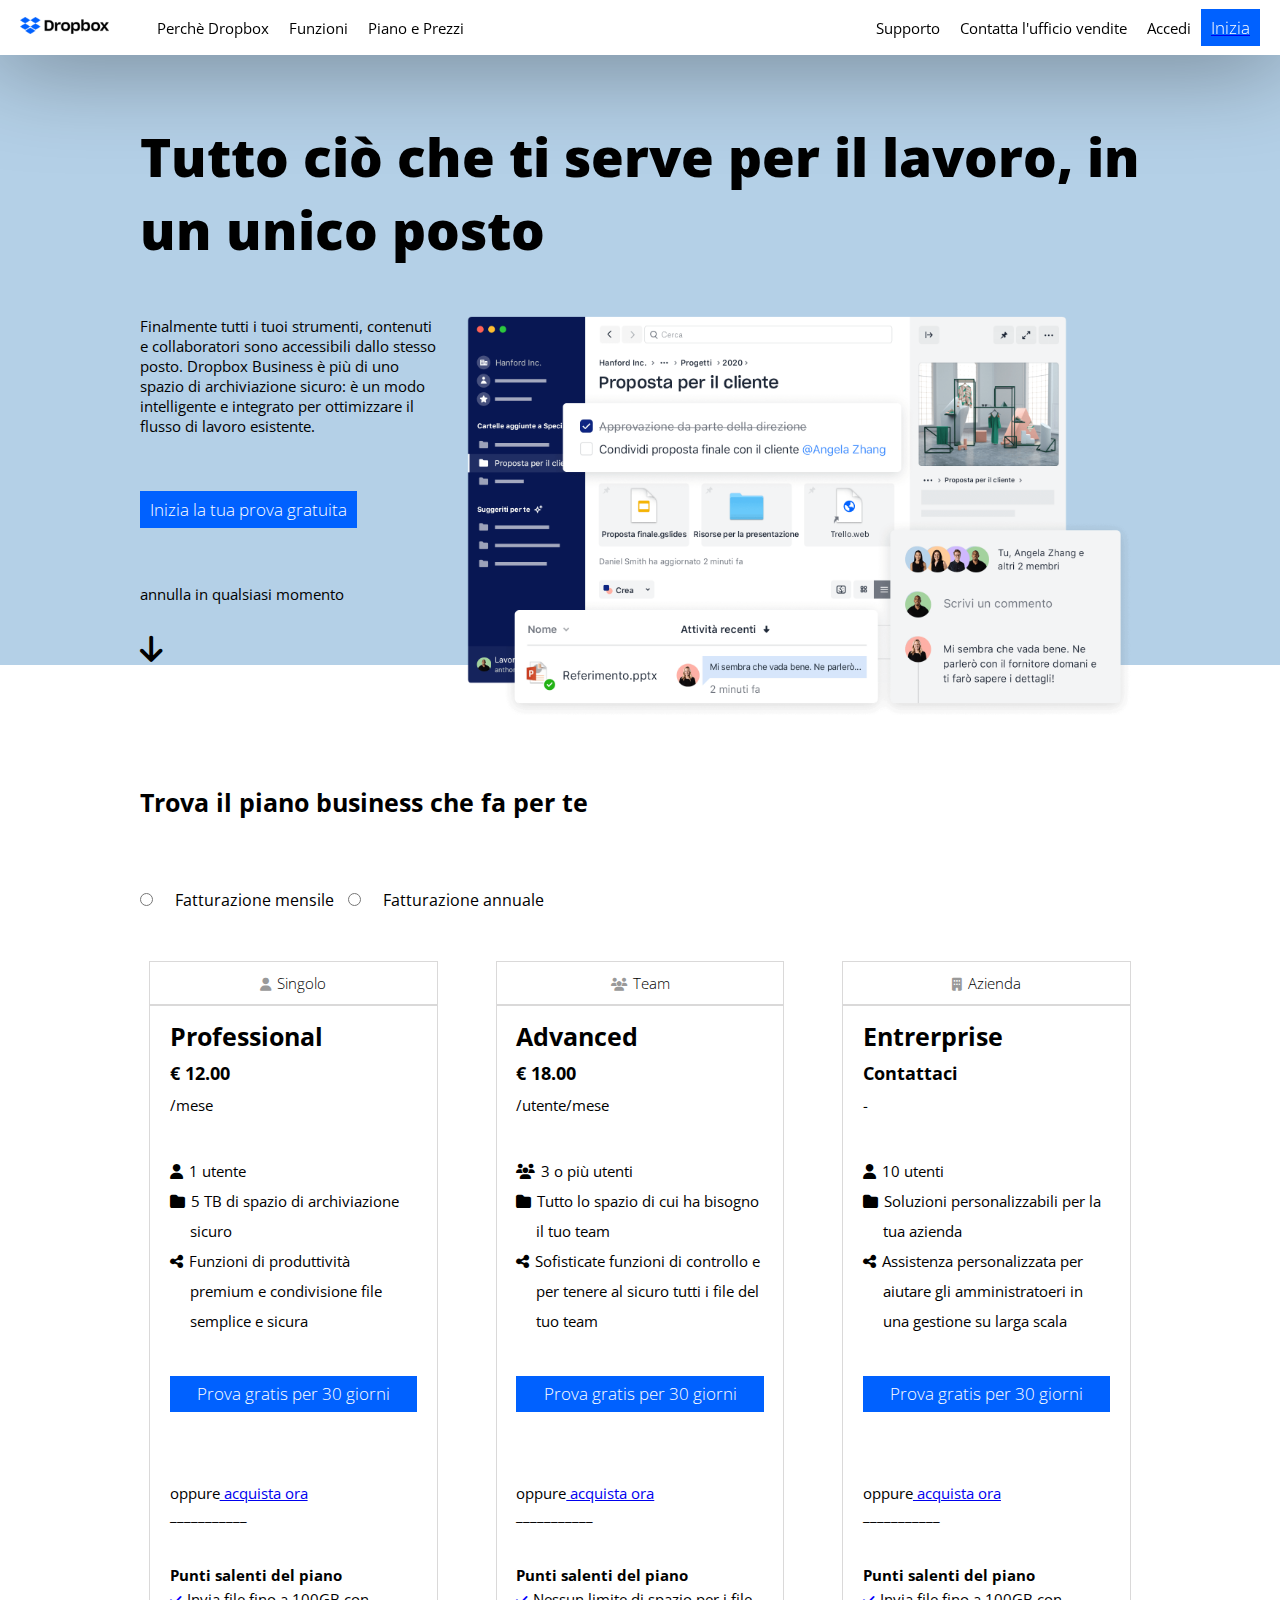
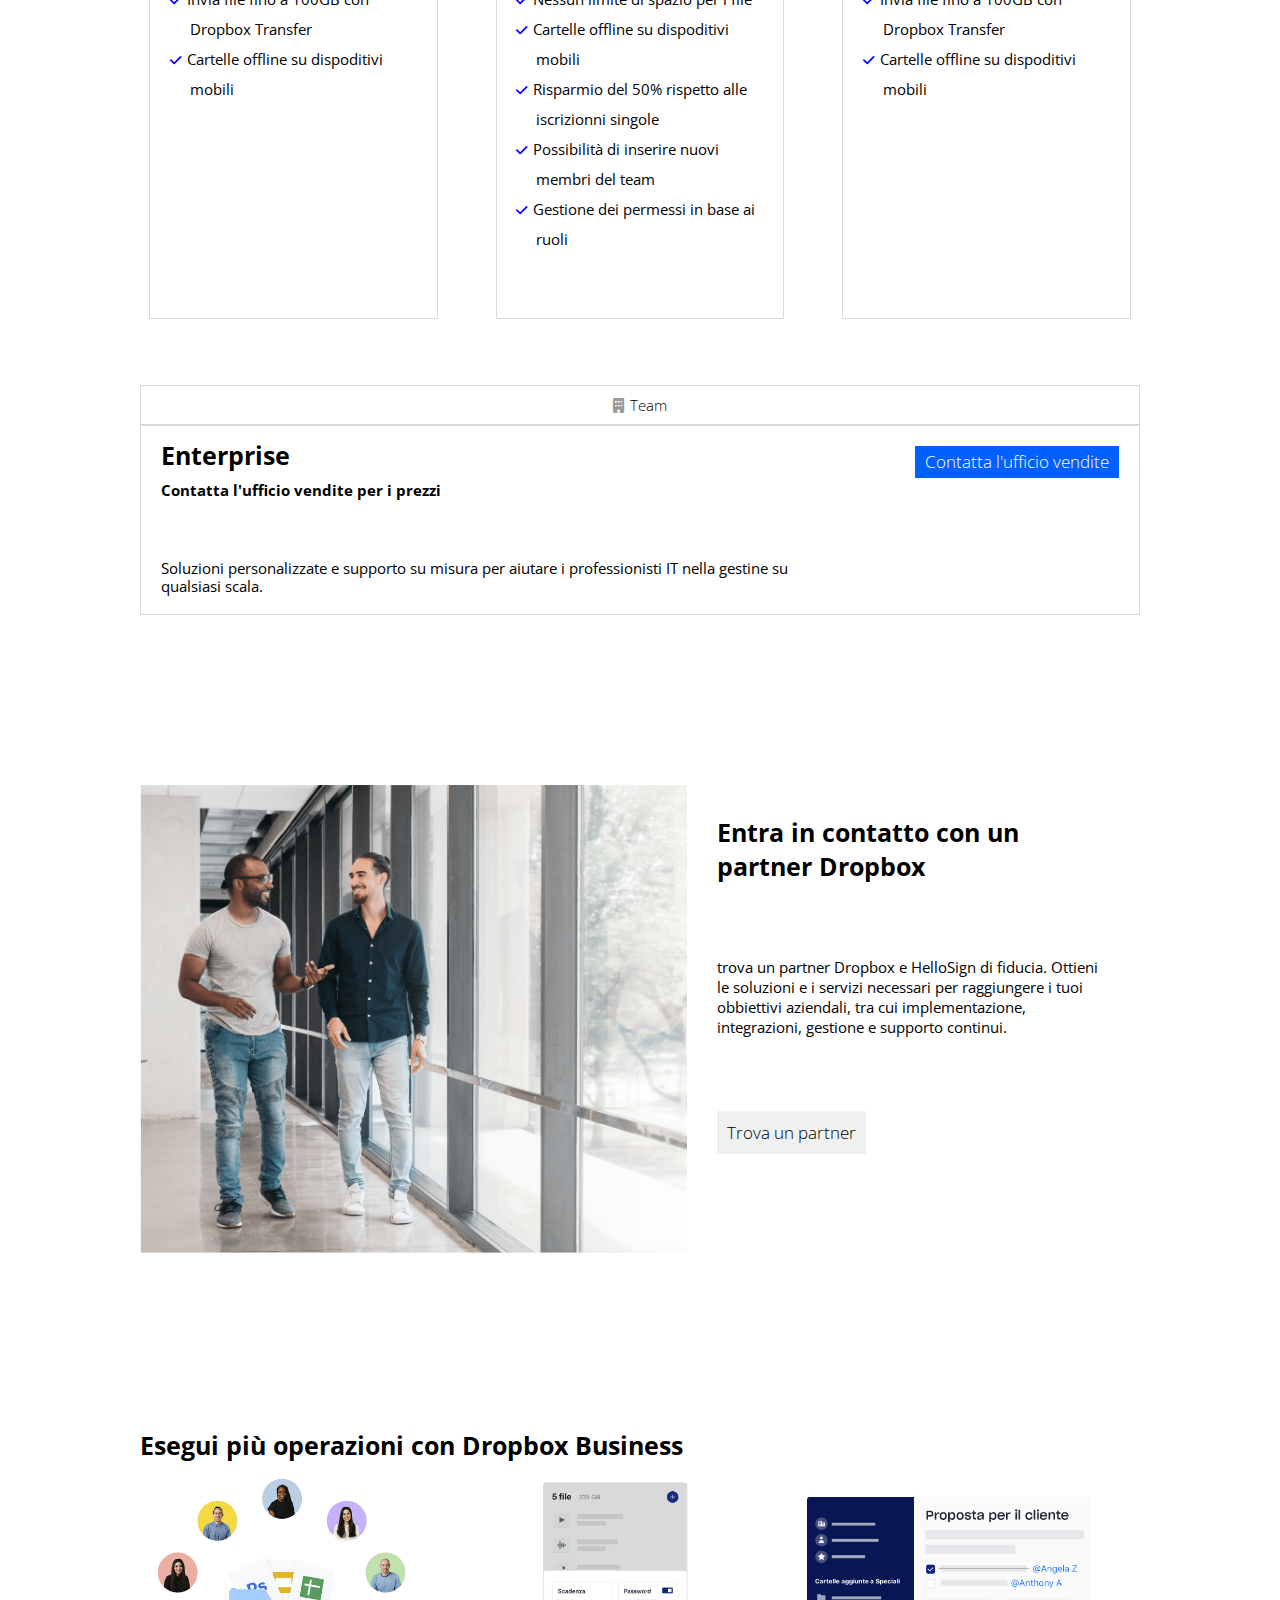
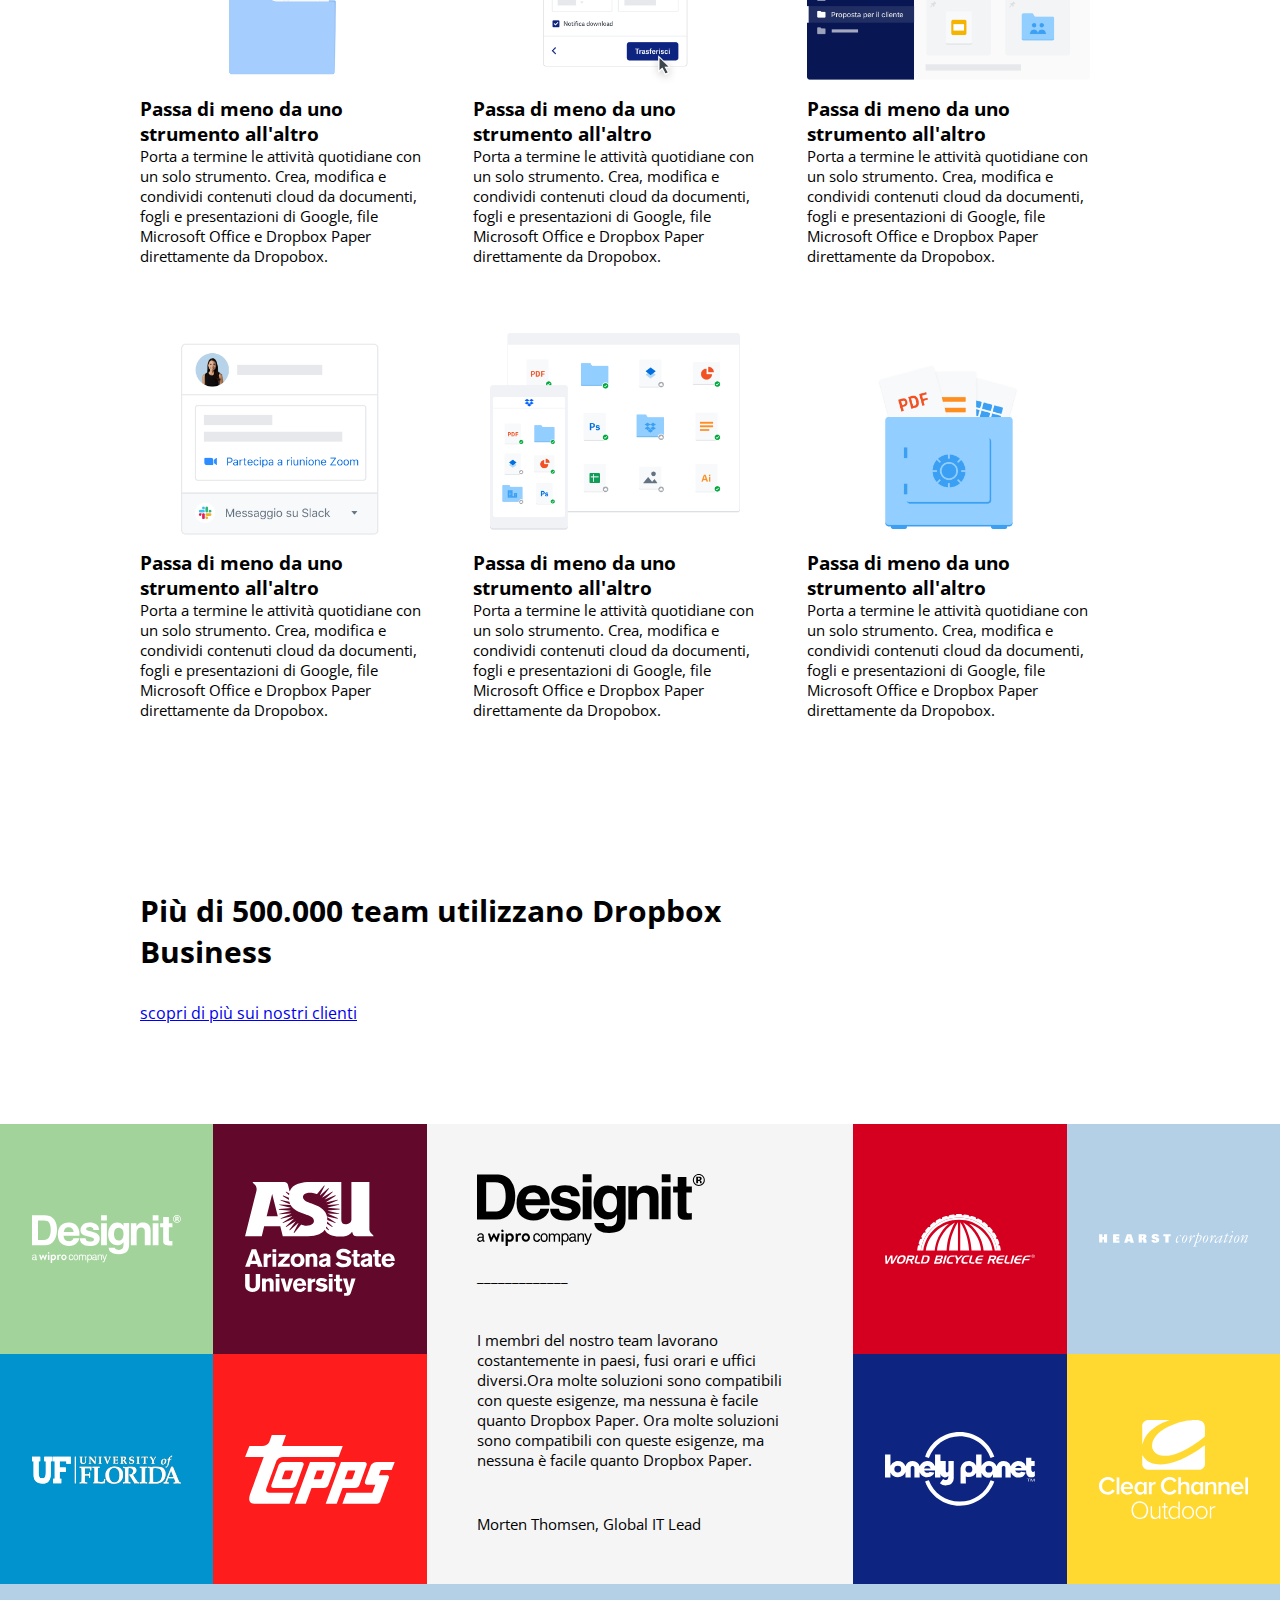
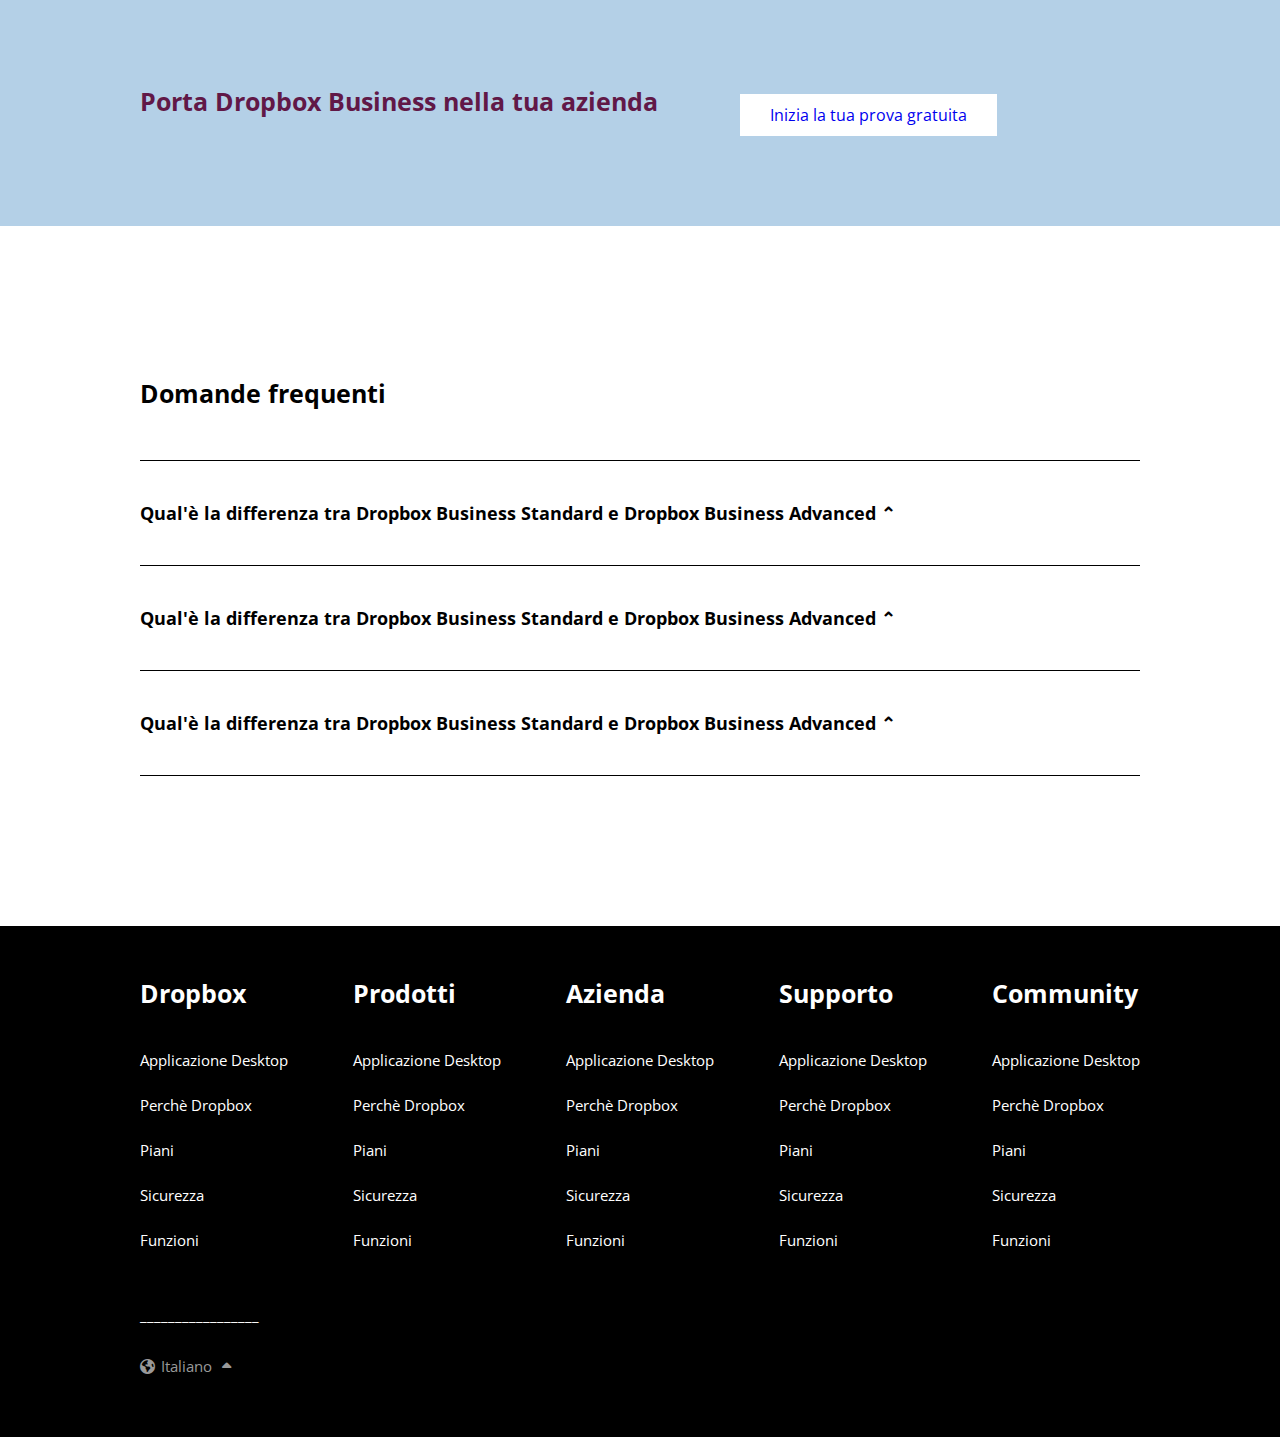
<file: index.html>
<!DOCTYPE html>
<html lang="en">

<head>
    <meta charset="UTF-8">
    <meta name="viewport" content="width=device-width, initial-scale=1.0">
    <link rel="preconnect" href="https://fonts.googleapis.com">
    <link rel="preconnect" href="https://fonts.gstatic.com" crossorigin>
    <link href="https://fonts.googleapis.com/css2?family=Open+Sans:ital,wght@0,300..800;1,300..800&display=swap"
        rel="stylesheet">
    <link rel="stylesheet" href="https://cdnjs.cloudflare.com/ajax/libs/animate.css/3.5.2/animate.min.css">
    <link rel="stylesheet" href=" https://cdnjs.cloudflare.com/ajax/libs/font-awesome/6.5.1/css/all.min.css">
    <link rel="stylesheet" href="./css/style-d.css">
    <link rel="stylesheet" href="./css/style.css">
    <title>Dropbox</title>
</head>

<body>
    <!-- header con dentro due nav left e right -->
    <header class="container d-flex j-c-bet align-c-c fixed">
        <nav id="left">
            <ul class="d-flex align-c-c">
                <a href=""><img src="./img/logo-small.png" alt=""></a>
                <li>Perchè Dropbox</li>
                <li>Funzioni</li>
                <li>Piano e Prezzi</li>
            </ul>
        </nav>
        <nav ids="right">
            <ul class="d-flex align-c-c">
                <li>Supporto</li>
                <li>Contatta l'ufficio vendite</li>
              <li>Accedi</li>
              <a href="./index-2.html"><div class="btn-bl">Inizia</div></a>
            </ul>
        </nav>
    </header>
    <!-- main con dentro 8 section -->
    <main class="">
        <section id="hero" class="d-flex">
            <div class="s-container">
                <h1>Tutto ciò che ti serve per il lavoro, in un unico posto</h1>
                <div class="d-flex j-c-bet">
                    <div class="d-flex left-a j-c-start f-column">
                        <p>Finalmente tutti i tuoi strumenti, contenuti e collaboratori sono accessibili dallo stesso
                            posto. Dropbox Business è più di uno spazio di archiviazione sicuro: è un modo intelligente
                            e
                            integrato per ottimizzare il flusso di lavoro esistente.</p>
                        <div class="btn-bl">Inizia la tua prova gratuita</div>
                        <p>annulla in qualsiasi momento</p>
                        <div><a href="#section-f"><i class="fa-solid fa-arrow-down"></a></i></div>
                    </div>
                    <div class="right-a">
                        <img class="p-realitve" src="./img/jumbo.png" alt="">
                    </div>
                </div>
            </div>
        </section>
        <section id="section-b" class="s-container">

            <h2>Trova il piano business che fa per te</h2>
            <!-- radio -->
            <div class="margin-b-t">
                <input type="radio" id="blue" name="fatturazione" value="HTML">
                  <label for="html">Fatturazione mensile</label>
                <input type="radio" id="blue" name="fatturazione" value="HTML">
                  <label for="html">Fatturazione annuale</label>
            </div>
            <!-- tre liste singolo team azienda -->
            <div class="d-flex j-c-bet margin-b-t gap-20">
                <!-- box-b contiene tre div più piccoli -->
                <div class="box-b">
                    <div>
                        <h4><i class="fa-solid fa-user"></i>Singolo</h4>
                    </div>
                    <div class="bord d-flex f-column padding-20">
                        <div class="margin-b-t">
                            <h2>Professional</h2>
                            <h3>€ 12.00</h3>
                            <p>/mese</p>
                        </div>
                        <div>
                            <ul class="d-flex f-column margin-b-t ul-i-blk">
                                <li><i class="fa-solid fa-user"></i>1 utente</li>
                                <li><i class="fa-solid fa-folder"></i>5 TB di spazio di archiviazione sicuro</li>
                                <li><i class="fa-solid fa-share-nodes"></i>Funzioni di produttività premium e
                                    condivisione file semplice e sicura</li>
                            </ul>
                        </div>
                        <div class=" margin-b-t">
                            <div class="btn-bl">Prova gratis per 30 giorni</div>
                            <p>oppure<a href="#"> acquista ora</a></p>
                            <p>___________</p>
                        </div>
                        <ul class="d-flex f-column">
                            <h5>Punti salenti del piano</h5>
                            <li><i class="bl-i fa-solid fa-check"></i>Invia file fino a 100GB con Dropbox Transfer
                            </li>
                            <li><i class="bl-i fa-solid fa-check"></i>Cartelle offline su dispoditivi mobili</li>
                        </ul>
                    </div>
                </div>
                <!-- scheda 2 TEAM -->
                <div class="box-b">
                    <div>
                        <h4><i class="fa-solid fa-users"></i>Team</h4>
                    </div>
                    <div class="bord d-flex f-column padding-20">
                        <div class="margin-b-t">
                            <h2>Advanced</h2>
                            <h3>€ 18.00</h3>
                            <p>/utente/mese</p>
                        </div>
                        <div>
                            <ul class="d-flex f-column margin-b-t ul-i-blk">
                                <li><i class="fa-solid fa-users"></i>3 o più utenti</li>
                                <li><i class="fa-solid fa-folder"></i>Tutto lo spazio di cui ha bisogno il tuo team
                                </li>
                                <li><i class="fa-solid fa-share-nodes"></i>Sofisticate funzioni di controllo e per
                                    tenere
                                    al
                                    sicuro tutti i file del tuo team</li>
                            </ul>
                        </div>
                        <div class=" margin-b-t">
                            <div class="btn-bl">Prova gratis per 30 giorni</div>
                            <p>oppure<a href="#"> acquista ora</a></p>
                            <p>___________</p>
                        </div>
                        <ul class="d-flex f-column">
                            <h5>Punti salenti del piano</h5>
                            <li><i class="bl-i fa-solid fa-check"></i>Nessun limite di spazio per i file</li>
                            <li><i class="bl-i fa-solid fa-check"></i>Cartelle offline su dispoditivi mobili</li>
                            <li><i class="bl-i fa-solid fa-check"></i>Risparmio del 50% rispetto alle iscrizionni
                                singole
                            </li>
                            <li><i class="bl-i fa-solid fa-check"></i>Possibilità di inserire nuovi membri del team
                            </li>
                            <li><i class="bl-i fa-solid fa-check"></i>Gestione dei permessi in base ai ruoli</li>
                        </ul>
                    </div>
                </div>
                <!-- scheda 3 AZIENDA -->
                <div class="box-b">
                    <div>
                        <h4><i class="fa-solid fa-building"></i>Azienda</h4>
                    </div>
                    <div class="bord d-flex f-column padding-20">
                        <div class="margin-b-t">
                            <h2>Entrerprise</h2>
                            <h3>Contattaci</h3>
                            <p>-</p>
                        </div>
                        <div>
                            <ul class="d-flex f-column margin-b-t ul-i-blk">
                                <li><i class="fa-solid fa-user"></i>10 utenti</li>
                                <li><i class="fa-solid fa-folder"></i>Soluzioni personalizzabili per la tua azienda
                                </li>
                                <li><i class="fa-solid fa-share-nodes"></i>Assistenza personalizzata per aiutare gli
                                    amministratoeri in una gestione su larga scala</li>
                            </ul>
                        </div>
                        <div class=" margin-b-t">
                            <div class="btn-bl">Prova gratis per 30 giorni</div>
                            <p>oppure<a href="#"> acquista ora</a></p>
                            <p>___________</p>
                        </div>
                        <ul class="d-flex f-column">
                            <h5>Punti salenti del piano</h5>
                            <li><i class="bl-i fa-solid fa-check"></i>Invia file fino a 100GB con Dropbox Transfer
                            </li>
                            <li><i class="bl-i fa-solid fa-check"></i>Cartelle offline su dispoditivi mobili</li>
                        </ul>
                    </div>
                </div>
            </div>
            <!-- singola finestra team -->
            <div class="margin-t80">
                <h4 class="text-center bord"><i class="fa-solid fa-building"></i>Team</h4>
                <div class="bord d-flex padding-20">
                    <div class="enterprise">
                        <h2>Enterprise</h2>
                        <h5>Contatta l'ufficio vendite per i prezzi</h5>
                        <p class="font-size">Soluzioni personalizzate e supporto su misura per aiutare i
                            professionisti IT nella
                            gestine su qualsiasi scala.</p>

                    </div>
                    <div class="d-flex right-enter p-relative">
                        <div class="btn-bl p-absolute">Contatta l'ufficio vendite</div>
                    </div>
                </div>
            </div>
        </section>
        <section id="section-c" class="d-flex s-container ">
            <div class="left-c">
                <img src="./img/partner.png" alt="">
            </div>
            <div class="right-c">
                <h2>Entra in contatto con un partner Dropbox</h2>
                <p>trova un partner Dropbox e HelloSign di fiducia. Ottieni le soluzioni e i servizi necessari
                    per raggiungere i tuoi obbiettivi aziendali, tra cui implementazione, integrazioni, gestione
                    e supporto continui.</p>
                <span class="btn-hd"><a href="#">Trova un partner</a></span>
            </div>
        </section>
        <section id="section-d" class="s-container">
            <div>
                <div>
                    <h2>Esegui più operazioni con Dropbox Business</h2>
                </div>
                <div class="d-flex f-wrap">
                    <div class="img-d"><img src="./img/business-feature-switching-tools.png" alt="">
                        <h3>Passa di meno da uno strumento all'altro</h3>
                        <p>Porta a termine le attività quotidiane con un solo strumento. Crea, modifica e condividi
                            contenuti cloud da documenti, fogli e presentazioni di Google, file Microsoft Office e
                            Dropbox Paper direttamente da Dropobox.</p>
                    </div>
                    <div class="img-d"><img src="./img/business-feature-send-files-it.png" alt="">
                        <h3>Passa di meno da uno strumento all'altro</h3>
                        <p>Porta a termine le attività quotidiane con un solo strumento. Crea, modifica e condividi
                            contenuti cloud da documenti, fogli e presentazioni di Google, file Microsoft Office e
                            Dropbox Paper direttamente da Dropobox.</p>
                    </div>
                    <div class="img-d"><img src="./img/business-feature-coordinate-it.png" alt="">
                        <h3>Passa di meno da uno strumento all'altro</h3>
                        <p>Porta a termine le attività quotidiane con un solo strumento. Crea, modifica e condividi
                            contenuti cloud da documenti, fogli e presentazioni di Google, file Microsoft Office e
                            Dropbox Paper direttamente da Dropobox.</p>
                    </div>
                    <div class="img-d"><img src="./img/business-feature-integrations-it.png" alt="">
                        <h3>Passa di meno da uno strumento all'altro</h3>
                        <p>Porta a termine le attività quotidiane con un solo strumento. Crea, modifica e condividi
                            contenuti cloud da documenti, fogli e presentazioni di Google, file Microsoft Office e
                            Dropbox Paper direttamente da Dropobox.</p>
                    </div>
                    <div class="img-d"><img src="./img/business-feature-multi-device.png" alt="">
                        <h3>Passa di meno da uno strumento all'altro</h3>
                        <p>Porta a termine le attività quotidiane con un solo strumento. Crea, modifica e condividi
                            contenuti cloud da documenti, fogli e presentazioni di Google, file Microsoft Office e
                            Dropbox Paper direttamente da Dropobox.</p>
                    </div>
                    <div class="img-d"><img src="./img/business-feature-security.png" alt="">
                        <h3>Passa di meno da uno strumento all'altro</h3>
                        <p>Porta a termine le attività quotidiane con un solo strumento. Crea, modifica e condividi
                            contenuti cloud da documenti, fogli e presentazioni di Google, file Microsoft Office e
                            Dropbox Paper direttamente da Dropobox.</p>
                    </div>

                </div>
            </div>
        </section>
        <section id="section-e" class="s-container d-flex">
            <div>
                <h2>Più di 500.000 team utilizzano Dropbox Business</h2>
                <a href="#">scopri di più sui nostri clienti</a>
            </div>
        </section>
        <section id="section-f" class="d-flex container j-c-center">

            <div class="d-flex left-f f-wrap">
                <div class="img-f designit "><img class="img-f-a" src="./img/designit.svg" alt=""></div>
                <div class="img-f asu"><img class="img-f-a" src="./img/arizona_state_university.svg" alt=""></div>
                <div class="img-f florida"><img class="img-f-a" src="./img/university_of_florida.svg" alt=""></div>
                <div class="img-f topps"><img class="img-f-a" src="./img/topps.svg" alt=""></div>
            </div>
            <div class="d-flex center-f f-column">
                <img class="des-blk" src="./img/designit.svg" alt="">
                <p>_____________</p><br><br>
                <p>I membri del nostro team lavorano costantemente in paesi, fusi orari e uffici diversi.Ora molte
                    soluzioni sono compatibili con queste esigenze,
                    ma nessuna è facile quanto Dropbox Paper. Ora molte soluzioni sono compatibili con queste esigenze,
                    ma nessuna è facile quanto Dropbox Paper.
                </p>
                </p><br><br>
                <p>Morten Thomsen, Global IT Lead</p>

            </div>
            <div class="d-flex f-wrap right-f">
                <div class="img-f world"><img class="img-f-a" src="./img/world_bicycle_relief.svg" alt=""></div>
                <div class="img-f hearst"><img class="img-f-a" src="./img/hearst_corp.svg" alt=""></div>
                <div class="img-f lonely"><img class="img-f-a" src="./img/lonely_planet.svg" alt=""></div>
                <div class="img-f channel"><img class="img-f-a" src="./img/clear_channel.svg" alt=""></div>
            </div>

        </section>
        <section id="section-g" class="">
            <div class="s-container d-flex">
                <div class="left-g ">
                    <h2>Porta Dropbox Business nella tua azienda</h2>
                </div>
                <div class="right-g "><a href="#">Inizia la tua prova gratuita</a></div>
            </div>
        </section>
        <section id="section-h" class="s-container">
            <div class="s-container">
                <div class="title-h">
                    <h2>Domande frequenti</h2>
                </div>
                <div class="faq-">
                    <details>
                        <summary>Qual'è la differenza tra Dropbox Business Standard e Dropbox Business Advanced
                        </summary>
                        <p>Lorem ipsum dolor sit amet consectetur adipisicing elit. Odit quasi dolorem vero ratione
                            tempora iusto laborum autem aperiam labore, est accusamus, provident similique voluptate
                            itaque omnis eos iure dicta quisquam.</p>
                    </details>
                </div>
                <div>
                    <details>
                        <summary>Qual'è la differenza tra Dropbox Business Standard e Dropbox Business Advanced
                        </summary>
                        <p>Lorem ipsum dolor sit amet consectetur adipisicing elit. Odit quasi dolorem vero ratione
                            tempora iusto laborum autem aperiam labore, est accusamus, provident similique voluptate
                            itaque omnis eos iure dicta quisquam.</p>
                    </details>
                </div>
                <div class="faq-">
                    <details>
                        <summary>Qual'è la differenza tra Dropbox Business Standard e Dropbox Business Advanced
                        </summary>
                        <p>Lorem ipsum dolor sit amet consectetur adipisicing elit. Odit quasi dolorem vero ratione
                            tempora iusto laborum autem aperiam labore, est accusamus, provident similique voluptate
                            itaque omnis eos iure dicta quisquam.</p>
                    </details>
                </div>


            </div>

        </section>
    </main>
    <footer class="d-flex">
        <div class="container">
            <div class="up d-flex j-c-bet s-container">
                <ul>
                    <h2>Dropbox</h2>
                    <li class="li-app-des">Applicazione Desktop
                        <ul class="app-des">
                            <li>Lorem ipsum</li>
                            <li>Lorem ipsum</li>
                            <li>Lorem ipsum</li>
                        </ul>
                    </li>
                    <li class="li-xdrop">Perchè Dropbox
                        <ul class="xdrop">
                            <li>Loirem ipsum</li>
                            <li>Loirem ipsum</li>
                            <li>Loirem ipsum</li>
                        </ul>
                    </li>
                    <li>Piani</li>
                    <li>Sicurezza</li>
                    <li>Funzioni</li>
                </ul>
                <ul>
                    <h2>Prodotti</h2>
                    <li>Applicazione Desktop</li>
                    <li>Perchè Dropbox</li>
                    <li>Piani</li>
                    <li>Sicurezza</li>
                    <li>Funzioni</li>
                </ul>
                <ul>
                    <h2>Azienda</h2>
                    <li>Applicazione Desktop</li>
                    <li>Perchè Dropbox</li>
                    <li>Piani</li>
                    <li>Sicurezza</li>
                    <li>Funzioni</li>
                </ul>
                <ul>
                    <h2>Supporto</h2>
                    <li>Applicazione Desktop</li>
                    <li>Perchè Dropbox</li>
                    <li>Piani</li>
                    <li>Sicurezza</li>
                    <li>Funzioni</li>
                </ul>
                <ul>
                    <h2>Community</h2>
                    <li>Applicazione Desktop</li>
                    <li>Perchè Dropbox</li>
                    <li>Piani</li>
                    <li>Sicurezza</li>
                    <li>Funzioni</li>
                </ul>
            </div>
            <div class="down s-container">
                <p>_________________</p>
                <i class="fa-solid fa-earth-americas"></i><a href="#">Italiano</a>
                <i class="fa-solid fa-caret-up"></i>

            </div>
        </div>
    </footer>

</body>

</html>
</file>
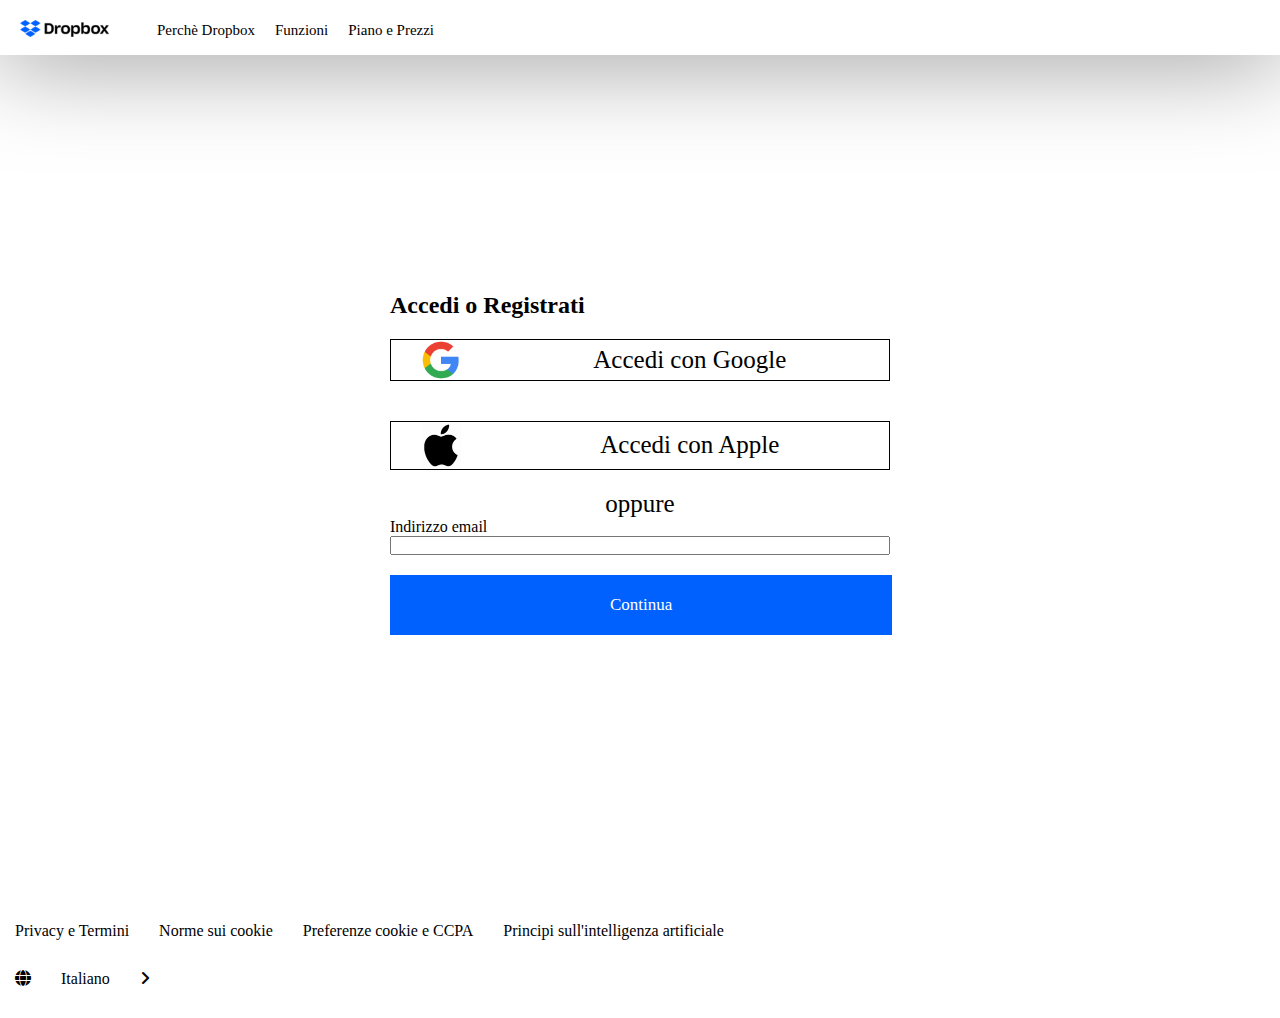
<file: index-2.html>
<!DOCTYPE html>
<html lang="en">

<head>
    <meta charset="UTF-8">
    <meta name="viewport" content="width=device-width, initial-scale=1.0">
    <link rel="preconnect" href="https://fonts.googleapis.com">
    <link rel="preconnect" href="https://fonts.gstatic.com" crossorigin>
    <link href="https://fonts.googleapis.com/css2?family=Open+Sans:ital,wght@0,300..800;1,300..800&display=swap"
        rel="stylesheet">
    <link rel="stylesheet" href="https://cdnjs.cloudflare.com/ajax/libs/animate.css/3.5.2/animate.min.css">
    <link rel="stylesheet" href=" https://cdnjs.cloudflare.com/ajax/libs/font-awesome/6.5.1/css/all.min.css">
    <link rel="stylesheet" href="./css/style-d2.css">
    <link rel="stylesheet" href="./css/style-2.css">
    <title>Dropbox - Registrati</title>
</head>

<body>
    <header>
        <div class=" d-flex j-c-bet align-c-c fixed">
            <nav id="left">
                <ul class="d-flex align-c-c">
                    <a href="./index.html"> <img src="./img/logo-small.png" alt="logo dropobox"></a>
                    <li>Perchè Dropbox</li>
                    <li>Funzioni</li>
                    <li>Piano e Prezzi</li>
                </ul>
            </nav>
            </ul>
            </nav>
        </div>
    </header>
    <main>
        <div class="wrapper d-flex j-c-center">
            <div class="container d-flex j-c-center align-c-c">
                <div class="s-container d-flex d-column j-c-c">
                    <h2>Accedi o Registrati</h2>

                    <!-- google -->
                    <div class="google d-flex">
                        <div class="left-g d-flex j-c-center"><img src="./img/right2.png" alt=""></div>
                        <div class="right-g d-flex j-c-center align-c-c ">
                            <p>Accedi con Google</p>
                        </div>
                    </div>
                    <div class="apple d-flex">
                        <div class="left-g d-flex j-c-center"><img src="./img/Logo_Apple.inc.gif" alt=""></div>
                        <div class="right-g d-flex j-c-center align-c-c ">
                            <p>Accedi con Apple</p>
                        </div>
                    </div>
                    <div class="undrl">
                        <p>oppure</p>
                    </div>
                    <label for="email">Indirizzo email</label>
                    <input type="email" label="Indirizzo email" required>
                    <div class="btn-bl">Continua</div>
                </div>
            </div>
    </main>
    <footer>
        <div>
            <div class="d-flex container">
                <ul class="d-flex">
                    <li>Privacy e Termini
                    </li>
                    <li>Norme sui cookie</li>
                    <li>Preferenze cookie e CCPA</li>
                    <li>Principi sull'intelligenza artificiale</li>
                </ul>
            </div>
            <div class="d-flex container">
                <ul class="d-flex">
                    <li><i class="fa-solid fa-globe"></i></li>
                    <li>Italiano</li>
                    <li><i class="fa-solid fa-angle-right"></i></li>
                </ul>
            </div>
        </div>
    </footer>

</body>

</html>
</file>
<file: css/style-d.css>
* {
    padding: 0;
    margin: 0;
    box-sizing: border-box;
}

html{
    scroll-behavior: smooth;
}

body {
    font-family: "Open Sans", sans-serif;
   
}
p {
    font-size: 15px;
}
.box-b h6{
    font-size: 45px;
}

li{
    font-size: 15px;
    line-height: 30px;
}
/* utility */
.fixed{
    position: fixed;
    z-index: 3000;
}

.debug {
    border: 1px solid red;
}

.padding-10{
    padding: 10px;
}
.padding-20{
    padding: 19.6px;
}


.margin-b-t {
    margin: 0px 0px 40px 0px;
    line-height: 22px;
}

.margin-t80{
    margin: 100px 0px 170px 0px;
}

.font-size{
    font-size: 15px;
    padding-top: 10px;
}

/* flex */

.d-flex {
    display: flex;
}

.f-wrap{
    flex-wrap: wrap;
}

.j-c-bet{
    justify-content: space-between;
}
.j-c-end{
    justify-content: flex-end;
}

.j-c-center {
    justify-content: center;
}

.align-c-c{
    align-content: center;
    align-items: center;
}

.j-c-start{
    justify-content: flex-start;
}
.align-start{
    align-items: flex-start;
}
.align-bas {
    align-items: baseline;
}

.align-c-s{
    align-items: flex-start;
    align-content: flex-start;
}

.f-column{
    flex-direction: column;
}

/* position */

.p-absolute {
    position: absolute;
}

.p-relative {
    position: relative;
}

.text-center {
    text-align:center
}
</file>
<file: css/style.css>
/* general */
li {
    list-style: none;
}

html {
    scroll-behavior: smooth;
    transition: 1.5s;
    scroll-margin-bottom: 100px;
}


.container {
    max-width: 100%;
    width: 100%;
    margin: auto;

}

.s-container {
    max-width: 1000px;
    margin: auto;
}

h1 {
    font-size: 3.33em;
    margin-top: 70px;
    font-weight: 900;

}

h2 {
    font-size: 25px;
}

h5 {
    font-size: 15px;
}

.gap-20 {
    gap: 40px;

}

/* cursor button header footer */


nav li:hover {
    text-decoration: underline;
    cursor: pointer;
}


/* header */



header {
    height: 55px;
    width: 100%;
    position: relative;
    left: 0;
    top: 0;
    background-color: white;
    box-shadow: 0 -6px 100px 5px rgba(0, 0, 0, 0.5);

}

header li {
    margin: 0px 10px;
    font-size: 15px;
}

nav ul {
    display: flex;
    font-size: 15px;
    margin: 20px
}

.btn-bl {
    background-color: #0061FF;
    margin: auto;
    text-align: center;
    color: white;
    font-weight: 300;
    font-size: 17px;
    padding: 7px 10px;

}

.btn-hd {
    background-color: #eff0f0;
    text-align: center;
    font-weight: 300;
    font-size: 17px;
    padding: 10px 10px;

}

#section-c span.btn-hd a{
    text-decoration: none;
    color: black;
}

.btn-bl:hover {
    cursor: pointer;

}

.btn-blue {
    background-color: blue;
    color: white;
    padding: 8px;
    font-size: 15px;
    font-weight: 200;
}

.btn- {
    border: 2px solid black;
    padding: 10px;

}

.but-enter {
    right: 30px;
    top: 20px;

}


#left img {
    width: 70%;
}



/* main */

/* hero */
#hero {
    position: relative;
    margin: 82px 0px 120px 0px;
    max-height: 75vh;


}

#hero img {
    position: relative;
    width: 100%;
    height: 100%;

}

#hero div.btn-bl {
    margin-left: 0;
}

.left-a {
    margin-top: 50px;
    width: 30%;


}

.left-a i {
    margin-top: 30px;
    font-size: 30px;
    color: black;

}

.right-a {
    width: 70%;

}

.right-a img {
    width: 60%;
    position: relative;
    top: 50px;
    right: 0px;
}

main h4 {
    font-weight: 100;
}

/* section */
#hero {

    background-color: #B4D0E7;
    margin-top: 50px;
}

#section-b {
    margin-top: 50px;
    margin-bottom: 30px;
}

#section-b>div>h2 {
    padding: 20px 0px 20px 0px;

}

#section-b h6 {
    font-size: 10px;
}

.margin-t80>h4 {
    padding: 10px;
    font-size: 15px;
}

#section-b div.btn-bl {
    margin-bottom: 70px;
}



#section-b>div:nth-child(2) {
    margin: 70px 0px 40px 0px;
}

.bord {
    border: 1px solid rgb(218, 217, 217);
    font-size: 10px;
    height: 100%;
    line-height: 18px;


}

div.margin-t80 h4>i {
    font-size: 15px;

}


.enterprise {
    width: 70%;

}

.enterprise>h2 {
    padding-bottom: 17px;
    font-size: 25px;

}

.enterprise>h5 {

    padding-bottom: 50px;
}

.right-enter {
    width: 30%;
    justify-content: flex-end;

}

label {
    padding: 10px;
}

.box-b {
    width: calc(100% / 3 - 20px);
    padding: 10px 9px;

}

.box-b h4>i {
    font-size: 13px;
}

.ul-i-blk i {
    color: black;
}

.box-b li {
    margin-left: 20px;
    text-indent: -10px;

}


.box-b>div:first-child {
    text-align: center;
    border: 1px solid rgb(218, 217, 217);
    padding: 10px;
    font-weight: 500;
    font-size: 15px;

}

.box-b h2 {
    margin-bottom: 15px;
}


/* classe unicamente per font awesome prima scheda section-b */
.bl-i {
    font-size: 13px;
    color: blue;
}

.bord h3 {
    font-size: 18px;
    margin-bottom: 10px;
}

.left-b li {
    font-size: 10px;
    text-decoration: none;
}

.center-b {}

.right-b {}

input[type=radio]#blue {
    accent-color: rgba(17, 0, 255, 0.648);
    background: #fcfcfc00;
}


/* section c */
#section-c {
    margin-bottom: 170px;
}

.left-c img {
    width: 100%;
}

.right-c {
    display: flex;
    flex-wrap: wrap;
    width: 90%;
    padding: 30px;
    align-items: flex-start;
}

/* section d */

#section-d div.d-flex.f-wrap {
    gap: 50px;

}

.img-d {
    width: calc(100% / 3 - 50px);
}

.img-d img {
    width: 100%;
}

/* section e */
#section-e {
    margin: 100px auto;


}

#section-e div {
    width: 70%;
}

#section-e h2 {
    font-size: 30px;
    margin-bottom: 30px;
    margin-top: 70px;

}

/* section f */
#section-f {
    scroll-margin: 60px;
}



#section-f img {
    width: 70%;




}

#section-f>div {
    width: calc(100% / 3);
    aspect-ratio: 1/1;

}

.center-f {
    padding: 50px;
    background-color: #F5F5F5;

}

.center-f img {
    margin-bottom: 20px;
}

.right-f {}

.img-f {
    width: calc(100% / 2);
    aspect-ratio: 1/1;
    display: flex;
    justify-content: center;
    align-items: center;

}

.img-f-a {

    transition: transform 1s ease-in-out;
}

.img-f-a:hover {
    transform: rotate(360deg);
}

.img-f img {
    filter: invert(100%);


}

/* section g */
#section-g {
    background-color: #B4D0E7;
    padding: 100px;

}


.left-g {
    font-size: 30px;
    width: 60%;
    font-weight: 200;
    color: #611847;
}

.right-g {
    margin-top: 20px;


}

.right-g a {
    text-decoration: none;
    padding: 10px 30px;
    background-color: #FFFFFF;
}




/* section h */

#section-h>div {
    margin: 150px auto;
}

.faq- {

    border-top: 1px solid black;
    border-bottom: 1px solid black;

}

.title-h {
    margin: 50px 0px 50px 0px;
}

details {
    margin: 40px auto;


}

details p {
    padding: 10px;
    
}


details>summary {
    font-size: 18px;
    font-weight: 700;
    list-style: none;
    cursor: pointer;

}

summary::-webkit-details-marker {
    display: none
}

summary::after {
    content: ' ⌃';
}

details[open] summary:after {
    content: " ⌄";
}

/* color section-f */

.designit {
    background-color: #A2D39B;


}

.designit:hover {
    border: 10px solid #c0e1bb;
    transition: 0.4s;
}

.asu {
    background-color: #61082B;

}

.asu:hover {
    border: 10px solid #bc2460d3;
    transition: 0.4s;
}

.florida {
    background-color: #0093CE;

}

.florida:hover {
    border: 10px solid #b1e9ffe0;
    transition: 0.4s;
    s
}

.topps {
    background-color: #FF1C1C;
}

.topps:hover {
    border: 10px solid #ffb0b0;
    transition: 0.4s;
}

.world {
    background-color: #D5001F;

}

.world:hover {
    border: 10px solid #ff9cabd0;
    transition: 0.4s;
}

.hearst {
    background-color: #B4D0E7;
}

.hearst:hover {
    border: 10px solid #f3f9fff3;
    transition: 0.4s;
}

.lonely {
    background-color: #0D2481;

}

.lonely:hover {
    border: 10px solid #5a7bff;
    transition: 0.4s;
}

.channel {
    background-color: #FFD830;

}

.channel:hover {
    border: 10px solid #f7ebb5;
    transition: 0.4s;
}

/* Footer */
footer {
    background-color: black;
    color: white;
    padding: 50px 0px 60px 0px;
}

footer li {
    position: relative;
}

footer li:hover {
    text-decoration: underline;
    cursor: pointer;
}


.up {
    margin: 0 auto;

}

.up li {

    padding-top: 15px;
}

.up h2 {
    padding-bottom: 20px;
}

.down a,
i {
    color: #999999;
    padding-right: 6px;
    font-size: 15px;
    text-decoration: none;
}

.down a:hover {
    text-decoration: underline;
}

.down p {
    padding: 50px 0px 30px 0px;

}

.app-des {
    width: 150px;
    background-color: rgb(255, 255, 255);
    color: black;
    display: none;
    border-radius: 10px;
    padding: 10px;
    position: absolute;
    top: 0;
    left: 150px;
    z-index: 2000;
    box-shadow: 10px 5px 10px rgba(255, 255, 255, 0.5);


}

.li-app-des:hover .app-des {
    display: block;

}

/* second hover ul footer */
.xdrop {
    width: 150px;
    background-color: rgb(255, 255, 255);
    color: black;
    display: none;
    border-radius: 10px;
    padding: 10px;
    position: absolute;
    top: 0;
    left: 150px;
    z-index: 2000;
    box-shadow: 10px 5px 10px rgba(255, 255, 255, 0.5);
}


.li-xdrop:hover .xdrop {
    display: block;

}
</file>
<file: css/style-d2.css>
* {
    padding: 0;
    margin: 0;
    box-sizing: border-box;
}

html{
    scroll-behavior: smooth;
}



/* utility */

.debug {
    border: 1px solid red;
}
/* flex */

.d-flex {
    display: flex;
}

.f-wrap{
    flex-wrap: wrap;
}

.j-c-bet{
    justify-content: space-between;
}
.j-c-end{
    justify-content: flex-end;
}

.j-c-center {
    justify-content: center;
}

.align-c-c{
    align-content: center;
    align-items: center;
}

.align-c-s{
    align-items: flex-start;
    align-content: flex-start;
}

.d-column{
    flex-direction: column;
}

.j-c-ev{
    justify-content: space-evenly;

}
</file>
<file: css/style-2.css>
header {
    height: 55px;
    width: 100%;
    position: relative;
    left: 0;
    top: 0;
    background-color: white;
    box-shadow: 0 -6px 100px 5px rgba(0, 0, 0, 0.5);

}

header li {
    margin: 0px 10px;
    font-size: 15px;
}

#left img{
    width: 70%;
}

nav ul {
    display: flex;
    font-size: 15px;
    margin: 20px
}

.btn-bl {
    background-color: #0061FF;
    margin: 20px auto;
    text-align: center;
    color: white;
    font-weight: 300;
    font-size: 17px;
    padding: 20px 220px;

}

li{
    list-style: none;
}


.wrapper{
    height: 93vh;
    width: 100%;
   

}
.container{
    max-width: 100%;
    width: 1800px;
    margin: 0 auto;
    
}

.s-container{
    max-width: 500px;
    width: 100%;
    margin: auto;
}


.logo-g img{
    width: 100%;

}

.logo-g{
    width: 7%;
    margin-left: 0px;
}

main p{
    font-size: 25px;

}

div.apple, div.google{
    border: 1px solid black;
    margin: 20px 0px 20px 0px;

}


.left-g{
    width: 20%;

}

.left-g img{
    width: 40%;
}

.right-g{
    width: 80%;

}


.undrl{
    text-align: center;
}

footer li{
    margin: auto 15px;
    cursor: pointer;
   
}
footer li:hover{
    text-decoration: underline;

}

footer div.container {
    margin: 30px auto;
}
</file>
